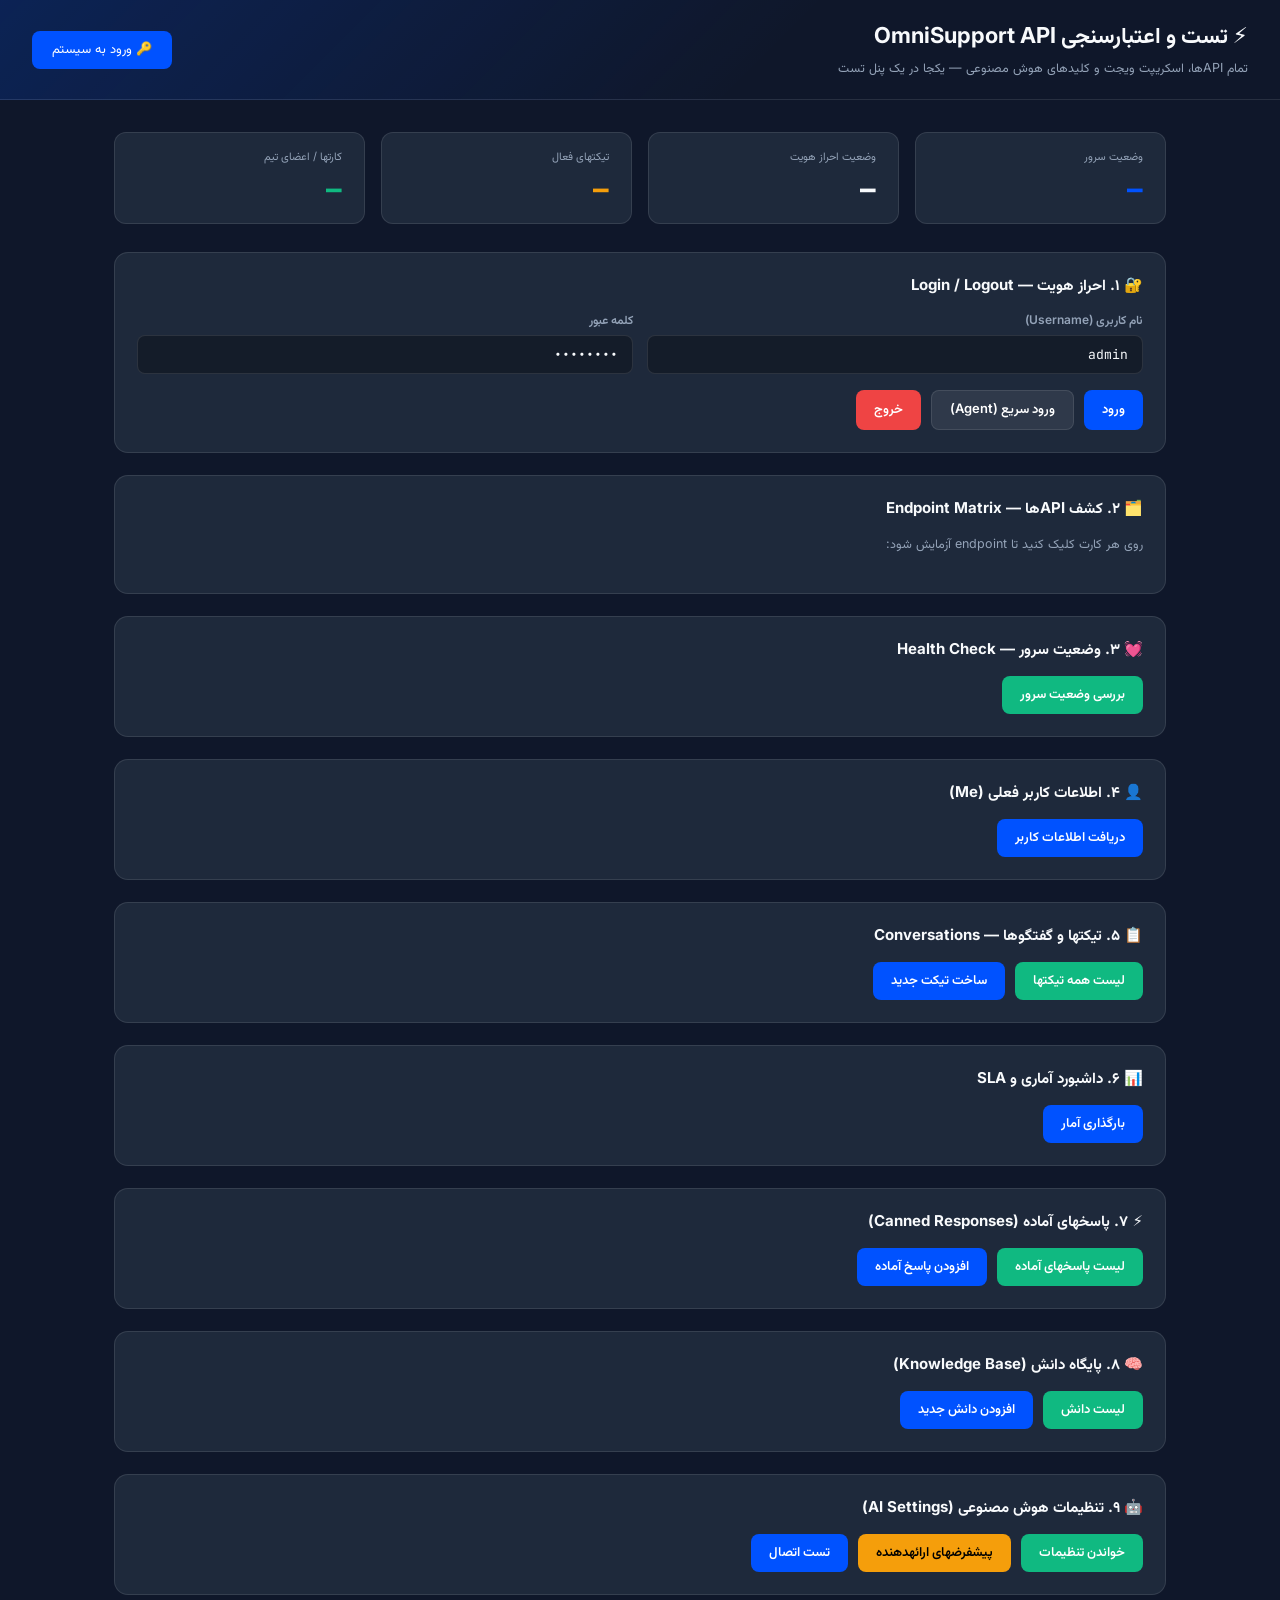
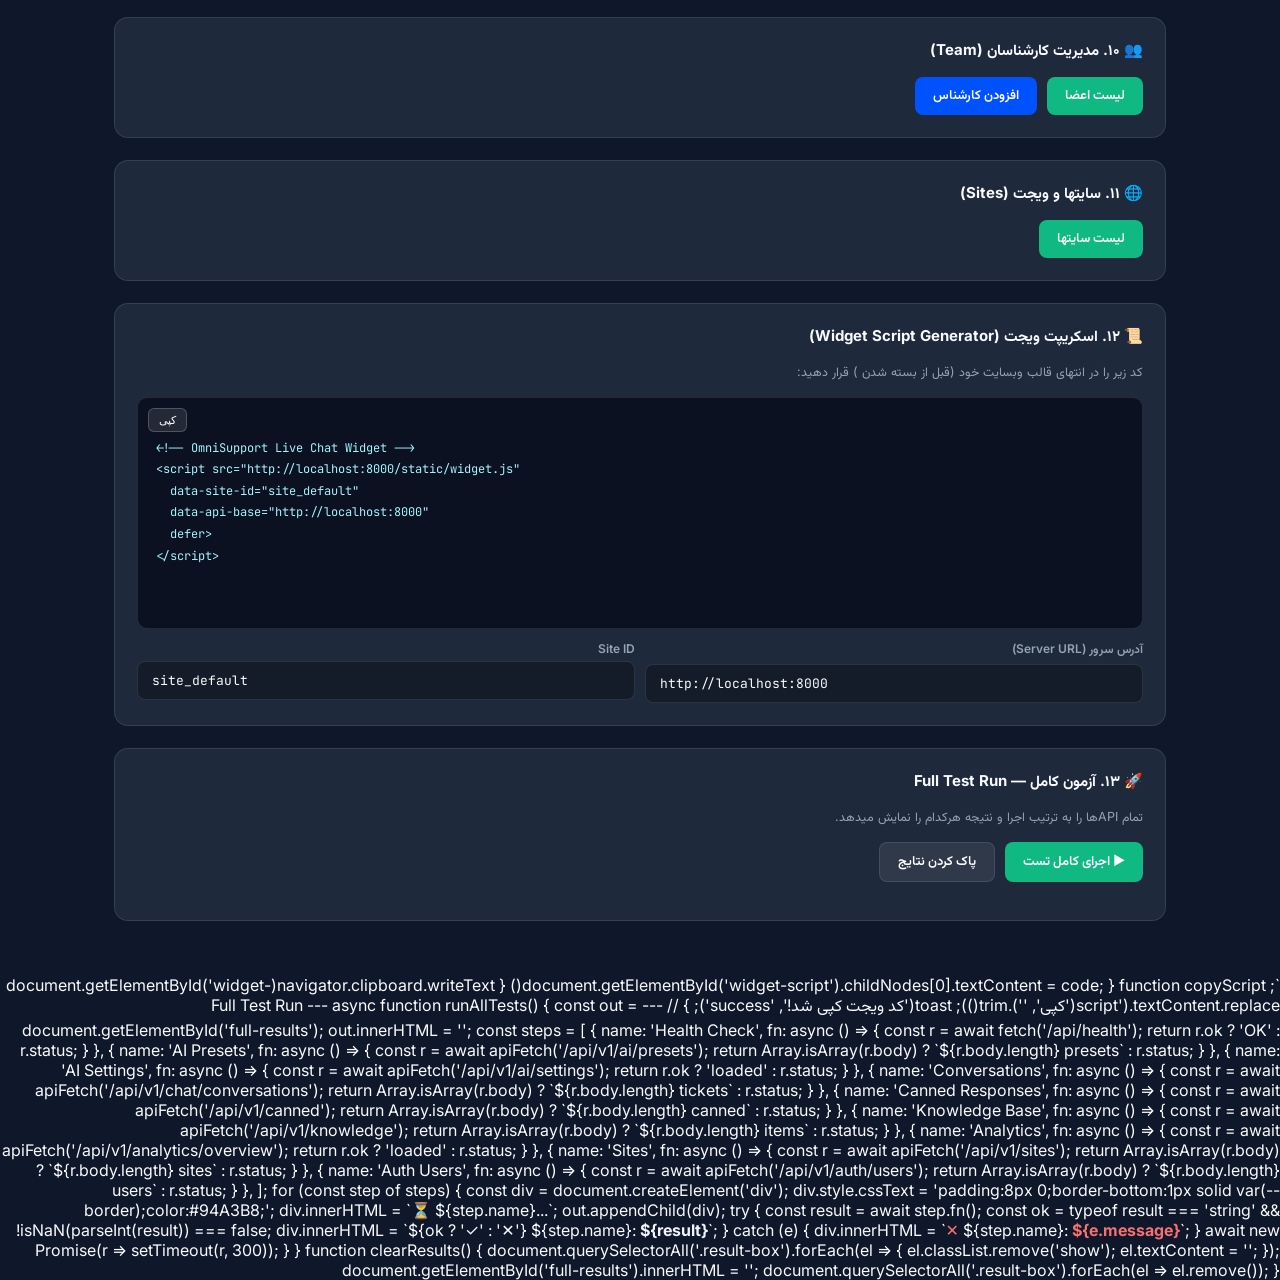
<file: frontend/test_panel.html>
<!DOCTYPE html>
<html lang="fa" dir="rtl">
<head>
  <meta charset="UTF-8">
  <meta name="viewport" content="width=device-width, initial-scale=1.0">
  <title>تست و اعتبارسنجی OmniSupport API</title>
  <link rel="preconnect" href="https://fonts.googleapis.com">
  <link rel="preconnect" href="https://fonts.gstatic.com" crossorigin>
  <link href="https://fonts.googleapis.com/css2?family=Calistoga&family=Inter:wght@400;500;600;700;800&family=JetBrains+Mono:wght@400;500;600;700&family=Vazirmatn:wght@400;500;600;700;800&display=swap" rel="stylesheet">
  <style>
    :root {
      --accent: #0052FF;
      --accent-secondary: #4D7CFF;
      --success: #10B981;
      --danger: #EF4444;
      --warning: #F59E0B;
      --bg: #0F172A;
      --surface: #1E293B;
      --muted: #94A3B8;
      --text: #F8FAFC;
      --border: rgba(255,255,255,0.1);
    }
    * { box-sizing: border-box; margin: 0; padding: 0; }
    body {
      font-family: "Inter", "Vazirmatn", system-ui, sans-serif;
      background: var(--bg);
      color: var(--text);
      min-height: 100vh;
      direction: rtl;
    }
    .page-header {
      background: linear-gradient(135deg, rgba(0,82,255,0.2) 0%, transparent 60%);
      border-bottom: 1px solid var(--border);
      padding: 20px 32px;
      display: flex;
      justify-content: space-between;
      align-items: center;
    }
    .page-header h1 { font-size: 22px; font-weight: 700; }
    .page-header p { font-size: 12.5px; color: var(--muted); margin-top: 4px; }
    .btn-login {
      background: var(--accent);
      color: #fff;
      border: none;
      padding: 9px 20px;
      border-radius: 8px;
      font-size: 13px;
      cursor: pointer;
      font-family: inherit;
      transition: opacity 0.15s;
    }
    .btn-login:hover { opacity: 0.85; }
    .btn-login.logged-in { background: var(--success); }
    .container { max-width: 1100px; margin: 0 auto; padding: 32px 24px; }

    /* Status Bar */
    .status-bar {
      display: flex;
      gap: 16px;
      flex-wrap: wrap;
      margin-bottom: 28px;
    }
    .status-card {
      background: var(--surface);
      border: 1px solid var(--border);
      border-radius: 12px;
      padding: 16px 22px;
      flex: 1;
      min-width: 160px;
    }
    .status-card .label { font-size: 11px; color: var(--muted); margin-bottom: 6px; }
    .status-card .val { font-size: 26px; font-weight: 800; font-family: "JetBrains Mono", monospace; }
    .status-card .val.green { color: var(--success); }
    .status-card .val.blue { color: var(--accent); }
    .status-card .val.yellow { color: var(--warning); }
    .status-card .val.red { color: var(--danger); }

    /* Sections */
    .section-title {
      font-size: 15px;
      font-weight: 700;
      margin-bottom: 14px;
      display: flex;
      align-items: center;
      gap: 8px;
      color: var(--text);
    }
    .section-title span {
      background: rgba(0,82,255,0.2);
      color: var(--accent);
      padding: 2px 10px;
      border-radius: 20px;
      font-size: 11px;
    }
    .card {
      background: var(--surface);
      border: 1px solid var(--border);
      border-radius: 14px;
      padding: 22px;
      margin-bottom: 22px;
    }
    .card h3 { font-size: 14px; font-weight: 700; margin-bottom: 16px; color: #E2E8F0; }

    /* Forms */
    .field-grid { display: grid; grid-template-columns: 1fr 1fr; gap: 14px; margin-bottom: 16px; }
    .field { display: flex; flex-direction: column; gap: 5px; }
    .field label { font-size: 12px; color: var(--muted); font-weight: 600; }
    .field input, .field select, .field textarea {
      background: rgba(0,0,0,0.3);
      border: 1px solid var(--border);
      border-radius: 8px;
      padding: 10px 14px;
      color: #F8FAFC;
      font-size: 13px;
      font-family: "JetBrains Mono", monospace;
      outline: none;
      transition: border-color 0.15s;
    }
    .field input:focus, .field select:focus, .field textarea:focus { border-color: var(--accent); }
    .field textarea { resize: vertical; min-height: 70px; }
    .field.full { grid-column: span 2; }

    /* Buttons */
    .btn-row { display: flex; gap: 10px; flex-wrap: wrap; }
    .btn {
      background: var(--accent);
      color: #fff;
      border: none;
      padding: 9px 18px;
      border-radius: 8px;
      font-size: 13px;
      font-weight: 600;
      cursor: pointer;
      font-family: inherit;
      display: inline-flex;
      align-items: center;
      gap: 6px;
      transition: all 0.15s;
    }
    .btn:hover { transform: translateY(-1px); filter: brightness(1.1); }
    .btn:disabled { opacity: 0.5; cursor: not-allowed; }
    .btn.secondary { background: rgba(255,255,255,0.08); border: 1px solid var(--border); }
    .btn.success { background: var(--success); }
    .btn.danger { background: var(--danger); }
    .btn.warn { background: var(--warning); color: #000; }
    .btn.small { padding: 6px 12px; font-size: 12px; }

    /* Result Blocks */
    .result-box {
      background: rgba(0,0,0,0.4);
      border: 1px solid var(--border);
      border-radius: 10px;
      padding: 14px;
      margin-top: 14px;
      font-family: "JetBrains Mono", monospace;
      font-size: 12px;
      line-height: 1.7;
      white-space: pre-wrap;
      word-break: break-all;
      max-height: 320px;
      overflow-y: auto;
      direction: ltr;
      text-align: left;
      display: none;
    }
    .result-box.show { display: block; }
    .result-box.ok { border-color: rgba(16,185,129,0.4); color: #6EE7B7; }
    .result-box.err { border-color: rgba(239,68,68,0.4); color: #FCA5A5; }

    /* Table */
    .data-table {
      width: 100%;
      border-collapse: collapse;
      font-size: 13px;
      direction: ltr;
      text-align: left;
    }
    .data-table th {
      background: rgba(0,0,0,0.3);
      color: var(--muted);
      font-weight: 600;
      padding: 10px 12px;
      border-bottom: 1px solid var(--border);
      font-size: 11.5px;
    }
    .data-table td {
      padding: 10px 12px;
      border-bottom: 1px solid var(--border);
      color: #CBD5E1;
    }
    .data-table tr:hover td { background: rgba(255,255,255,0.03); }
    .badge {
      display: inline-block;
      padding: 2px 8px;
      border-radius: 20px;
      font-size: 11px;
      font-weight: 700;
    }
    .badge.green { background: rgba(16,185,129,0.2); color: #34D399; }
    .badge.blue { background: rgba(59,130,246,0.2); color: #60A5FA; }
    .badge.yellow { background: rgba(245,158,11,0.2); color: #FCD34D; }
    .badge.red { background: rgba(239,68,68,0.2); color: #F87171; }

    /* Script Display */
    .script-box {
      background: #0B1120;
      border: 1px solid var(--border);
      border-radius: 10px;
      padding: 18px;
      font-family: "JetBrains Mono", monospace;
      font-size: 12px;
      color: #A5F3FC;
      line-height: 1.8;
      white-space: pre;
      overflow-x: auto;
      direction: ltr;
      text-align: left;
      position: relative;
    }
    .copy-btn {
      position: absolute;
      top: 10px;
      left: 10px;
      background: rgba(255,255,255,0.1);
      border: 1px solid rgba(255,255,255,0.2);
      color: #fff;
      padding: 4px 10px;
      border-radius: 6px;
      font-size: 11px;
      cursor: pointer;
      font-family: inherit;
    }
    .copy-btn:hover { background: var(--accent); }

    /* Test Matrix */
    .test-matrix {
      display: grid;
      grid-template-columns: repeat(auto-fill, minmax(280px, 1fr));
      gap: 12px;
      margin-top: 12px;
    }
    .test-item {
      background: rgba(0,0,0,0.2);
      border: 1px solid var(--border);
      border-radius: 10px;
      padding: 14px;
      cursor: pointer;
      transition: all 0.15s;
    }
    .test-item:hover { border-color: var(--accent); transform: translateY(-2px); }
    .test-item .endpoint { font-family: "JetBrains Mono", monospace; font-size: 11px; color: var(--muted); margin-bottom: 4px; }
    .test-item .desc { font-size: 13px; font-weight: 600; color: #F1F5F9; }
    .test-item .method { font-size: 10px; font-weight: 700; display: inline-block; padding: 2px 6px; border-radius: 4px; margin-right: 6px; }
    .method.get { background: rgba(59,130,246,0.2); color: #60A5FA; }
    .method.post { background: rgba(16,185,129,0.2); color: #34D399; }
    .method.put { background: rgba(245,158,11,0.2); color: #FCD34D; }
    .method.patch { background: rgba(139,92,246,0.2); color: #A78BFA; }
    .method.delete { background: rgba(239,68,68,0.2); color: #F87171; }

    /* Toast */
    .toast {
      position: fixed;
      bottom: 24px;
      left: 24px;
      background: #1E293B;
      border: 1px solid var(--border);
      border-radius: 10px;
      padding: 12px 18px;
      font-size: 13px;
      z-index: 9999;
      animation: slideIn 0.3s ease;
      display: flex;
      align-items: center;
      gap: 10px;
    }
    @keyframes slideIn { from { transform: translateY(20px); opacity: 0; } to { transform: translateY(0); opacity: 1; } }
  </style>
</head>
<body>

<div class="page-header">
  <div>
    <h1>⚡ تست و اعتبارسنجی OmniSupport API</h1>
    <p>تمام APIها، اسکریپت ویجت و کلیدهای هوش مصنوعی — یکجا در یک پنل تست</p>
  </div>
  <button class="btn-login" id="btn-auth" onclick="toggleLogin()">🔑 ورود به سیستم</button>
</div>

<div class="container">

  <!-- Quick Status -->
  <div class="status-bar" id="status-bar">
    <div class="status-card"><div class="label">وضعیت سرور</div><div class="val blue" id="health-val">—</div></div>
    <div class="status-card"><div class="label">وضعیت احراز هویت</div><div class="val" id="auth-val">—</div></div>
    <div class="status-card"><div class="label">تیکتهای فعال</div><div class="val yellow" id="active-val">—</div></div>
    <div class="status-card"><div class="label">کارتها / اعضای تیم</div><div class="val green" id="agents-val">—</div></div>
  </div>

  <!-- Auth Section -->
  <div class="card">
    <div class="section-title">🔐 ۱. احراز هویت — Login / Logout</div>
    <div class="field-grid">
      <div class="field">
        <label>نام کاربری (Username)</label>
        <input type="text" id="login-user" value="admin" placeholder="admin">
      </div>
      <div class="field">
        <label>کلمه عبور</label>
        <input type="password" id="login-pass" value="admin123" placeholder="رمز عبور">
      </div>
    </div>
    <div class="btn-row">
      <button class="btn" onclick="doLogin()">ورود</button>
      <button class="btn secondary" onclick="quickLogin('agent1','agent123')">ورود سریع (Agent)</button>
      <button class="btn danger" onclick="doLogout()">خروج</button>
    </div>
    <div class="result-box" id="login-result"></div>
  </div>

  <!-- API Discovery -->
  <div class="card">
    <div class="section-title">🗂️ ۲. کشف APIها — Endpoint Matrix</div>
    <p style="font-size:12.5px;color:#94A3B8;margin-bottom:16px;">روی هر کارت کلیک کنید تا endpoint آزمایش شود:</p>
    <div class="test-matrix" id="test-matrix"></div>
  </div>

  <!-- Health & Info -->
  <div class="card">
    <div class="section-title">💓 ۳. وضعیت سرور — Health Check</div>
    <div class="btn-row">
      <button class="btn success" onclick="runTest('health')">بررسی وضعیت سرور</button>
    </div>
    <div class="result-box" id="health-result"></div>
  </div>

  <!-- Auth Me -->
  <div class="card">
    <div class="section-title">👤 ۴. اطلاعات کاربر فعلی (Me)</div>
    <button class="btn" onclick="runTest('me')" id="btn-me">دریافت اطلاعات کاربر</button>
    <div class="result-box" id="me-result"></div>
  </div>

  <!-- Conversations -->
  <div class="card">
    <div class="section-title">📋 ۵. تیکتها و گفتگوها — Conversations</div>
    <div class="btn-row">
      <button class="btn success" onclick="runTest('conversations')">لیست همه تیکتها</button>
      <button class="btn" onclick="createConversation()">ساخت تیکت جدید</button>
    </div>
    <div class="result-box" id="conversations-result"></div>
  </div>

  <!-- Analytics -->
  <div class="card">
    <div class="section-title">📊 ۶. داشبورد آماری و SLA</div>
    <button class="btn" onclick="runTest('analytics')">بارگذاری آمار</button>
    <div class="result-box" id="analytics-result"></div>
  </div>

  <!-- Canned -->
  <div class="card">
    <div class="section-title">⚡ ۷. پاسخهای آماده (Canned Responses)</div>
    <div class="btn-row">
      <button class="btn success" onclick="runTest('canned')">لیست پاسخهای آماده</button>
      <button class="btn" onclick="createCanned()">افزودن پاسخ آماده</button>
    </div>
    <div class="result-box" id="canned-result"></div>
  </div>

  <!-- Knowledge Base -->
  <div class="card">
    <div class="section-title">🧠 ۸. پایگاه دانش (Knowledge Base)</div>
    <div class="btn-row">
      <button class="btn success" onclick="runTest('knowledge')">لیست دانش</button>
      <button class="btn" onclick="createKnowledge()">افزودن دانش جدید</button>
    </div>
    <div class="result-box" id="knowledge-result"></div>
  </div>

  <!-- AI Settings -->
  <div class="card">
    <div class="section-title">🤖 ۹. تنظیمات هوش مصنوعی (AI Settings)</div>
    <div class="btn-row">
      <button class="btn success" onclick="runTest('ai-settings')">خواندن تنظیمات</button>
      <button class="btn warn" onclick="runTest('ai-presets')">پیشفرضهای ارائهدهنده</button>
      <button class="btn" onclick="openAITestBox()">تست اتصال</button>
    </div>
    <div id="ai-test-box" style="display:none;margin-top:16px;border-top:1px solid var(--border);padding-top:16px;">
      <div class="field-grid">
        <div class="field">
          <label>Base URL</label>
          <input type="text" id="test-base-url" value="https://api.openai.com/v1" style="direction:ltr;text-align:left;">
        </div>
        <div class="field">
          <label>Model Name</label>
          <input type="text" id="test-model" value="gpt-4o-mini" style="direction:ltr;text-align:left;">
        </div>
        <div class="field full">
          <label>API Key (کلید اختیاری)</label>
          <input type="password" id="test-api-key" placeholder="sk-..." style="direction:ltr;text-align:left;">
        </div>
      </div>
      <div class="btn-row">
        <button class="btn" onclick="testAIConnection()">تست اتصال</button>
      </div>
      <div class="result-box" id="ai-test-result"></div>
    </div>
    <div class="result-box" id="ai-settings-result"></div>
    <div class="result-box" id="ai-presets-result"></div>
  </div>

  <!-- Agents -->
  <div class="card">
    <div class="section-title">👥 ۱۰. مدیریت کارشناسان (Team)</div>
    <div class="btn-row">
      <button class="btn success" onclick="runTest('agents')">لیست اعضا</button>
      <button class="btn" onclick="openAgentModal()">افزودن کارشناس</button>
    </div>
    <div id="agent-modal" style="display:none;margin-top:14px;background:rgba(0,0,0,0.3);border-radius:10px;padding:14px;">
      <div class="field-grid">
        <div class="field"><label>نام نمایشی</label><input type="text" id="agent-name" placeholder="علی محمدی"></div>
        <div class="field"><label>نام کاربری</label><input type="text" id="agent-uname" placeholder="ali_rezaei" style="direction:ltr;"></div>
        <div class="field"><label>کلمه عبور</label><input type="password" id="agent-pass" placeholder="رمز عبور"></div>
        <div class="field"><label>نقش</label><select id="agent-role"><option value="agent">کارشناس</option><option value="admin">مدیر</option></select></div>
      </div>
      <div class="btn-row">
        <button class="btn success" onclick="createAgent()">ایجاد</button>
        <button class="btn secondary" onclick="document.getElementById('agent-modal').style.display='none'">انصراف</button>
      </div>
    </div>
    <div class="result-box" id="agents-result"></div>
  </div>

  <!-- Sites -->
  <div class="card">
    <div class="section-title">🌐 ۱۱. سایتها و ویجت (Sites)</div>
    <div class="btn-row">
      <button class="btn success" onclick="runTest('sites')">لیست سایتها</button>
    </div>
    <div class="result-box" id="sites-result"></div>
  </div>

  <!-- Script Generator -->
  <div class="card">
    <div class="section-title">📜 ۱۲. اسکریپت ویجت (Widget Script Generator)</div>
    <p style="font-size:12.5px;color:#94A3B8;margin-bottom:14px;">کد زیر را در انتهای قالب وبسایت خود (قبل از بسته شدن </body>) قرار دهید:</p>
    <div class="script-box" id="widget-script">
&lt;!-- OmniSupport Live Chat Widget --&gt;
&lt;script src="http://localhost:8000/static/widget.js"
  data-site-id="site_default"
  data-api-base="http://localhost:8000"
  defer&gt;
&lt;/script&gt;
      <button class="copy-btn" onclick="copyScript()">کپی</button>
    </div>
    <div class="btn-row" style="margin-top:12px;">
      <div class="field" style="flex:1;">
        <label>آدرس سرور (Server URL)</label>
        <input type="text" id="script-server" value="http://localhost:8000" oninput="updateScript()" style="direction:ltr;text-align:left;">
      </div>
      <div class="field" style="flex:1;">
        <label>Site ID</label>
        <input type="text" id="script-siteid" value="site_default" oninput="updateScript()" style="direction:ltr;text-align:left;">
      </div>
    </div>
  </div>

  <!-- Full API Test Runner -->
  <div class="card">
    <div class="section-title">🚀 ۱۳. آزمون کامل — Full Test Run</div>
    <p style="font-size:12.5px;color:#94A3B8;margin-bottom:14px;">تمام APIها را به ترتیب اجرا و نتیجه هرکدام را نمایش میدهد.</p>
    <div class="btn-row">
      <button class="btn success" onclick="runAllTests()" id="btn-runall">▶ اجرای کامل تست</button>
      <button class="btn secondary" onclick="clearResults()">پاک کردن نتایج</button>
    </div>
    <div id="full-results" style="margin-top:16px;font-family:'JetBrains Mono',monospace;font-size:12px;line-height:1.9;direction:ltr;text-align:left;"></div>
  </div>

</div>

<script>
// --- State ---
let TOKEN = localStorage.getItem('omni_token') || '';
let USER_DATA = null;
const BASE = ''; // relative to server

// --- Init ---
document.addEventListener('DOMContentLoaded', async () => {
  await checkHealth();
  if (TOKEN) updateAuthUI();
  buildTestMatrix();
  await refreshStatus();
});

// --- Helpers ---
async function apiFetch(path, opts = {}) {
  const headers = { 'Content-Type': 'application/json', ...opts.headers };
  if (TOKEN) headers['Authorization'] = `Bearer ${TOKEN}`;
  const res = await fetch(`${BASE}${path}`, { ...opts, headers });
  let body;
  try { body = await res.json(); } catch { body = await res.text(); }
  return { status: res.status, body };
}

function showResult(id, result) {
  const el = document.getElementById(id);
  el.classList.add('show');
  el.className = 'result-box ' + (result.ok ? 'ok' : 'err');
  el.textContent = JSON.stringify(result.data, null, 2);
}

function toast(msg, type = 'info') {
  const t = document.createElement('div');
  t.className = 'toast';
  t.innerHTML = `${type === 'error' ? '❌' : type === 'success' ? '✅' : 'ℹ️'} ${msg}`;
  document.body.appendChild(t);
  setTimeout(() => t.remove(), 3000);
}

// --- Auth ---
function updateAuthUI() {
  const btn = document.getElementById('btn-auth');
  if (TOKEN) {
    btn.textContent = '🔑 وارد شده';
    btn.classList.add('logged-in');
    document.getElementById('auth-val').textContent = '✓';
    document.getElementById('auth-val').className = 'val green';
  } else {
    btn.textContent = '🔑 ورود به سیستم';
    btn.classList.remove('logged-in');
    document.getElementById('auth-val').textContent = '✕';
    document.getElementById('auth-val').className = 'val red';
  }
}

async function doLogin() {
  const u = document.getElementById('login-user').value.trim();
  const p = document.getElementById('login-pass').value;
  const res = await apiFetch('/api/v1/auth/login', { method: 'POST', body: JSON.stringify({ username: u, password: p }) });
  const el = document.getElementById('login-result');
  el.classList.add('show', 'err');
  el.textContent = JSON.stringify(res.body, null, 2);
  if (res.status === 200 && res.body.access_token) {
    TOKEN = res.body.access_token;
    USER_DATA = res.body.user;
    localStorage.setItem('omni_token', TOKEN);
    localStorage.setItem('omni_user', JSON.stringify(USER_DATA));
    el.className = 'result-box ok show';
    toast('ورود موفق!', 'success');
    updateAuthUI();
    await refreshStatus();
  }
}

function quickLogin(u, p) {
  document.getElementById('login-user').value = u;
  document.getElementById('login-pass').value = p;
  doLogin();
}

async function doLogout() {
  TOKEN = '';
  USER_DATA = null;
  localStorage.removeItem('omni_token');
  localStorage.removeItem('omni_user');
  updateAuthUI();
  document.getElementById('auth-val').textContent = '✕';
  document.getElementById('auth-val').className = 'val red';
  toast('از حساب خارج شدید.', 'info');
}

async function checkHealth() {
  try {
    const r = await fetch(`${BASE}/api/health`);
    const d = await r.json();
    document.getElementById('health-val').textContent = d.status === 'ok' ? '✓ Active' : '✕';
    document.getElementById('health-val').className = 'val ' + (d.status === 'ok' ? 'green' : 'red');
  } catch {
    document.getElementById('health-val').textContent = '✕';
    document.getElementById('health-val').className = 'val red';
  }
}

async function refreshStatus() {
  if (!TOKEN) return;
  try {
    const [convs, agents] = await Promise.all([
      apiFetch('/api/v1/chat/conversations'),
      apiFetch('/api/v1/auth/users')
    ]);
    const openCount = convs.body.filter(c => c.status === 'open' || c.status === 'in_progress').length;
    document.getElementById('active-val').textContent = openCount;
    document.getElementById('agents-val').textContent = agents.body.length;
  } catch {}
}

// --- Test Matrix Builder ---
function buildTestMatrix() {
  const tests = [
    { method: 'GET', ep: '/api/health', desc: 'سلامت سرور', auth: false },
    { method: 'POST', ep: '/api/v1/auth/login', desc: 'احراز هویت', auth: false, body: { username: 'admin', password: 'admin123' } },
    { method: 'GET', ep: '/api/v1/auth/me', desc: 'اطلاعات کاربر', auth: true },
    { method: 'GET', ep: '/api/v1/chat/conversations', desc: 'لیست تیکتها', auth: true },
    { method: 'GET', ep: '/api/v1/analytics/overview', desc: 'داشبورد آماری', auth: true },
    { method: 'GET', ep: '/api/v1/canned', desc: 'پاسخهای آماده', auth: true },
    { method: 'POST', ep: '/api/v1/canned', desc: 'ایجاد پاسخ آماده', auth: true, body: { title: 'تست پاسخ', shortcut: '/test', content: 'این یک پاسخ تستی است.' } },
    { method: 'GET', ep: '/api/v1/knowledge', desc: 'پایگاه دانش', auth: true },
    { method: 'POST', ep: '/api/v1/knowledge', desc: 'ایجاد دانش جدید', auth: true, body: { title: 'سوال تستی', content: 'پاسخ تستی برای امتحان', category: 'faq', source: 'manual' } },
    { method: 'GET', ep: '/api/v1/ai/settings', desc: 'تنظیمات AI', auth: true },
    { method: 'POST', ep: '/api/v1/ai/test-provider', desc: 'تست اتصال AI', auth: false, body: { base_url: 'https://api.openai.com/v1', api_key: '', model_name: 'gpt-4o-mini' } },
    { method: 'GET', ep: '/api/v1/ai/presets', desc: 'پیشفرضهای ارائهدهنده', auth: false },
    { method: 'GET', ep: '/api/v1/auth/users', desc: 'لیست کاربران', auth: true },
    { method: 'POST', ep: '/api/v1/auth/users', desc: 'ایجاد کاربر جدید', auth: true, body: { username: 'testuser', display_name: 'کاربر تست', password: 'test1234', role: 'agent' } },
    { method: 'GET', ep: '/api/v1/sites', desc: 'لیست سایتها', auth: true },
  ];
  const container = document.getElementById('test-matrix');
  container.innerHTML = tests.map((t, i) => `
    <div class="test-item" onclick="runSingleTest(${i})" title="${t.desc}">
      <span class="method ${t.method.toLowerCase()}">${t.method}</span>
      <div class="endpoint">${t.ep}</div>
      <div class="desc">${t.desc}</div>
    </div>
  `).join('');
  window._tests = tests;
}

async function runSingleTest(i) {
  const t = window._tests[i];
  const resultEl = document.createElement('div');
  resultEl.style.cssText = 'background:var(--surface);border:1px solid var(--border);border-radius:10px;padding:16px;margin-top:10px;font-family:"JetBrains Mono",monospace;font-size:12px;direction:ltr;text-align:left;';
  resultEl.innerHTML = `<div style="color:#94A3B8;margin-bottom:8px;">در حال اجرا: <strong>${t.method} ${t.ep}</strong></div>`;
  t._resultEl = resultEl;
  const start = Date.now();
  try {
    const r = await apiFetch(t.ep, {
      method: t.method,
      body: t.body ? JSON.stringify(t.body) : undefined
    });
    const elapsed = Date.now() - start;
    resultEl.innerHTML += `<div style="color:${r.status >= 200 && r.status < 300 ? '#34D399' : '#F87171'};">✓ ${r.status} (${elapsed}ms)</div><div style="color:#CBD5E1;margin-top:6px;word-break:break-all;">${typeof r.body === 'string' ? r.body : JSON.stringify(r.body).slice(0, 500)}</div>`;
  } catch (e) {
    resultEl.innerHTML += `<div style="color:#F87171;">✕ خطای شبکه: ${e.message}</div>`;
  }
  const matrix = document.getElementById('test-matrix');
  matrix.after(resultEl);
}

// --- Individual Test Functions ---
async function runTest(type) {
  let path, body, method = 'GET', title;
  switch (type) {
    case 'health': path = '/api/health'; title = 'Health Check'; break;
    case 'me': path = '/api/v1/auth/me'; title = 'Current User'; break;
    case 'conversations': path = '/api/v1/chat/conversations'; title = 'Conversations'; break;
    case 'analytics': path = '/api/v1/analytics/overview'; title = 'Analytics Overview'; break;
    case 'canned': path = '/api/v1/canned'; title = 'Canned Responses'; break;
    case 'knowledge': path = '/api/v1/knowledge'; title = 'Knowledge Base'; break;
    case 'ai-settings': path = '/api/v1/ai/settings'; title = 'AI Settings'; break;
    case 'ai-presets': path = '/api/v1/ai/presets'; title = 'AI Presets'; break;
    case 'agents': path = '/api/v1/auth/users'; title = 'Agents/Users'; break;
    case 'sites': path = '/api/v1/sites'; title = 'Sites'; break;
    default: return;
  }
  const resultEl = document.getElementById(`${type}-result`) || document.getElementById('health-result');
  const start = Date.now();
  try {
    const r = await apiFetch(path, { method, body: body ? JSON.stringify(body) : undefined });
    const elapsed = Date.now() - start;
    resultEl.classList.add('show');
    resultEl.className = `result-box ${r.status >= 200 && r.status < 300 ? 'ok' : 'err'}`;
    resultEl.textContent = `[${elapsed}ms] ${title}\n${JSON.stringify(r.body, null, 2)}`;
  } catch (e) {
    resultEl.classList.add('show');
    resultEl.className = 'result-box err';
    resultEl.textContent = `خطا: ${e.message}`;
  }
}

async function createConversation() {
  if (!TOKEN) { toast('ابتدا وارد شوید.', 'error'); return; }
  const resultEl = document.getElementById('conversations-result');
  const payload = {
    site_id: 'site_default',
    customer_id: 'cust_test_' + Date.now(),
    customer_name: 'کاربر تست',
    customer_email: 'test@test.com',
    subject: 'تست API — درخواست تست',
    priority: 'medium',
    initial_message: 'سلام، می‌خواهم تست کنم.',
    current_page: '/test-page'
  };
  resultEl.classList.add('show');
  resultEl.className = 'result-box';
  resultEl.textContent = 'در حال ایجاد...';
  try {
    const r = await apiFetch('/api/v1/chat/conversations', { method: 'POST', body: JSON.stringify(payload) });
    resultEl.className = `result-box ${r.status >= 200 && r.status < 300 ? 'ok' : 'err'}`;
    resultEl.textContent = JSON.stringify(r.body, null, 2);
    await refreshStatus();
  } catch (e) {
    resultEl.className = 'result-box err';
    resultEl.textContent = e.message;
  }
}

async function createCanned() {
  if (!TOKEN) { toast('ابتدا وارد شوید.', 'error'); return; }
  const resultEl = document.getElementById('canned-result');
  const payload = { title: 'پاسخ تستی ' + Date.now(), shortcut: '/t' + Date.now().toString().slice(-4), content: 'متن پاسخ تستی.' };
  resultEl.classList.add('show');
  resultEl.className = 'result-box';
  resultEl.textContent = 'در حال ایجاد...';
  try {
    const r = await apiFetch('/api/v1/canned', { method: 'POST', body: JSON.stringify(payload) });
    resultEl.className = `result-box ${r.status >= 200 && r.status < 300 ? 'ok' : 'err'}`;
    resultEl.textContent = JSON.stringify(r.body, null, 2);
  } catch (e) {
    resultEl.className = 'result-box err';
    resultEl.textContent = e.message;
  }
}

async function createKnowledge() {
  if (!TOKEN) { toast('ابتدا وارد شوید.', 'error'); return; }
  const resultEl = document.getElementById('knowledge-result');
  const payload = { title: 'سوال تستی ' + Date.now(), content: 'پاسخ تستی برای یادگیری.', category: 'faq', source: 'manual' };
  resultEl.classList.add('show');
  resultEl.className = 'result-box';
  resultEl.textContent = 'در حال ایجاد...';
  try {
    const r = await apiFetch('/api/v1/knowledge', { method: 'POST', body: JSON.stringify(payload) });
    resultEl.className = `result-box ${r.status >= 200 && r.status < 300 ? 'ok' : 'err'}`;
    resultEl.textContent = JSON.stringify(r.body, null, 2);
  } catch (e) {
    resultEl.className = 'result-box err';
    resultEl.textContent = e.message;
  }
}

async function createAgent() {
  if (!TOKEN) { toast('ابتدا وارد شوید.', 'error'); return; }
  const uname = document.getElementById('agent-uname').value.trim();
  const pass = document.getElementById('agent-pass').value.trim();
  if (!uname || !pass) { toast('نام کاربری و رمز عبور الزامی است.', 'error'); return; }
  const resultEl = document.getElementById('agents-result');
  const payload = { username: uname, display_name: document.getElementById('agent-name').value.trim() || uname, password: pass, role: document.getElementById('agent-role').value };
  resultEl.classList.add('show');
  resultEl.className = 'result-box';
  resultEl.textContent = 'در حال ایجاد...';
  try {
    const r = await apiFetch('/api/v1/auth/users', { method: 'POST', body: JSON.stringify(payload) });
    resultEl.className = `result-box ${r.status >= 200 && r.status < 300 ? 'ok' : 'err'}`;
    resultEl.textContent = JSON.stringify(r.body, null, 2);
    document.getElementById('agent-modal').style.display = 'none';
    await refreshStatus();
  } catch (e) {
    resultEl.className = 'result-box err';
    resultEl.textContent = e.message;
  }
}

async function testAIConnection() {
  const baseUrl = document.getElementById('test-base-url').value.trim();
  const model = document.getElementById('test-model').value.trim();
  const apiKey = document.getElementById('test-api-key').value.trim();
  const resultEl = document.getElementById('ai-test-result');
  resultEl.classList.add('show');
  resultEl.className = 'result-box';
  resultEl.textContent = 'در حال تست اتصال...';
  try {
    const r = await apiFetch('/api/v1/ai/test-provider', {
      method: 'POST',
      headers: { 'Content-Type': 'application/json' },
      body: JSON.stringify({ base_url: baseUrl, api_key: apiKey, model_name: model })
    });
    resultEl.className = `result-box ${r.body.success ? 'ok' : 'err'}`;
    resultEl.textContent = JSON.stringify(r.body, null, 2);
  } catch (e) {
    resultEl.className = 'result-box err';
    resultEl.textContent = e.message;
  }
}

function openAITestBox() { document.getElementById('ai-test-box').style.display = 'block'; }
function openAgentModal() { document.getElementById('agent-modal').style.display = 'block'; }
function toggleLogin() { TOKEN ? doLogout() : doLogin(); }

function updateScript() {
  const server = document.getElementById('script-server').value.trim().replace(/\/$/, '');
  const siteId = document.getElementById('script-siteid').value.trim();
  const code = `<!-- OmniSupport Live Chat Widget -->\n<script\n  src="${server}/static/widget.js"\n  data-site-id="${siteId}"\n  data-api-base="${server}"\n  defer>\n</script>`;
  document.getElementById('widget-script').childNodes[0].textContent = code;
}

function copyScript() {
  navigator.clipboard.writeText(document.getElementById('widget-script').textContent.replace('کپی', '').trim());
  toast('کد ویجت کپی شد!', 'success');
}

// --- Full Test Run ---
async function runAllTests() {
  const out = document.getElementById('full-results');
  out.innerHTML = '';
  const steps = [
    { name: 'Health Check', fn: async () => { const r = await fetch('/api/health'); return r.ok ? 'OK' : r.status; } },
    { name: 'AI Presets', fn: async () => { const r = await apiFetch('/api/v1/ai/presets'); return Array.isArray(r.body) ? `${r.body.length} presets` : r.status; } },
    { name: 'AI Settings', fn: async () => { const r = await apiFetch('/api/v1/ai/settings'); return r.ok ? 'loaded' : r.status; } },
    { name: 'Conversations', fn: async () => { const r = await apiFetch('/api/v1/chat/conversations'); return Array.isArray(r.body) ? `${r.body.length} tickets` : r.status; } },
    { name: 'Canned Responses', fn: async () => { const r = await apiFetch('/api/v1/canned'); return Array.isArray(r.body) ? `${r.body.length} canned` : r.status; } },
    { name: 'Knowledge Base', fn: async () => { const r = await apiFetch('/api/v1/knowledge'); return Array.isArray(r.body) ? `${r.body.length} items` : r.status; } },
    { name: 'Analytics', fn: async () => { const r = await apiFetch('/api/v1/analytics/overview'); return r.ok ? 'loaded' : r.status; } },
    { name: 'Sites', fn: async () => { const r = await apiFetch('/api/v1/sites'); return Array.isArray(r.body) ? `${r.body.length} sites` : r.status; } },
    { name: 'Auth Users', fn: async () => { const r = await apiFetch('/api/v1/auth/users'); return Array.isArray(r.body) ? `${r.body.length} users` : r.status; } },
  ];
  for (const step of steps) {
    const div = document.createElement('div');
    div.style.cssText = 'padding:8px 0;border-bottom:1px solid var(--border);color:#94A3B8;';
    div.innerHTML = `<span>⏳</span> ${step.name}...`;
    out.appendChild(div);
    try {
      const result = await step.fn();
      const ok = typeof result === 'string' && !isNaN(parseInt(result)) === false;
      div.innerHTML = `<span style="color:${ok ? '#34D399' : '#F87171'};">${ok ? '✓' : '✕'}</span> ${step.name}: <strong style="color:#F1F5F9;">${result}</strong>`;
    } catch (e) {
      div.innerHTML = `<span style="color:#F87171;">✕</span> ${step.name}: <strong style="color:#F87171;">${e.message}</strong>`;
    }
    await new Promise(r => setTimeout(r, 300));
  }
}

function clearResults() {
  document.querySelectorAll('.result-box').forEach(el => { el.classList.remove('show'); el.textContent = ''; });
  document.getElementById('full-results').innerHTML = '';
  document.querySelectorAll('.result-box').forEach(el => el.remove());
}
</script>

</body>
</html>
</file>
